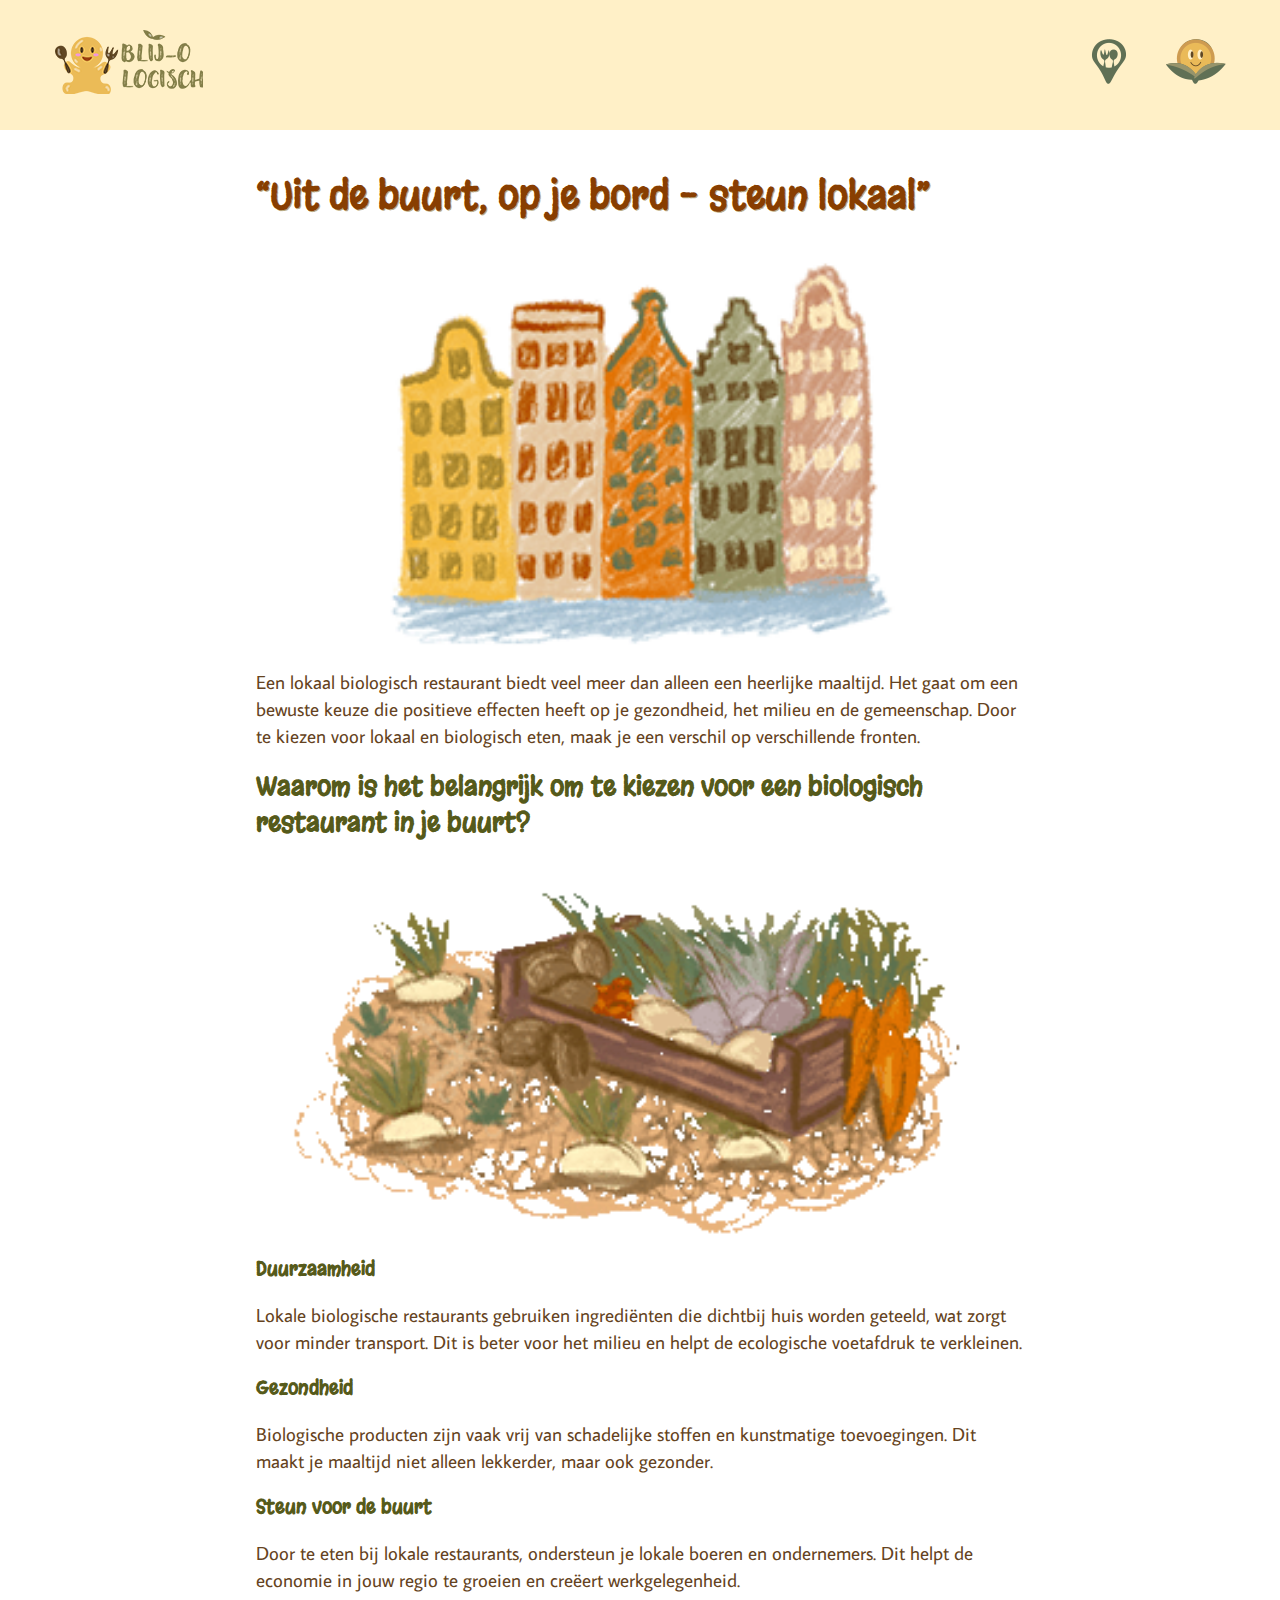
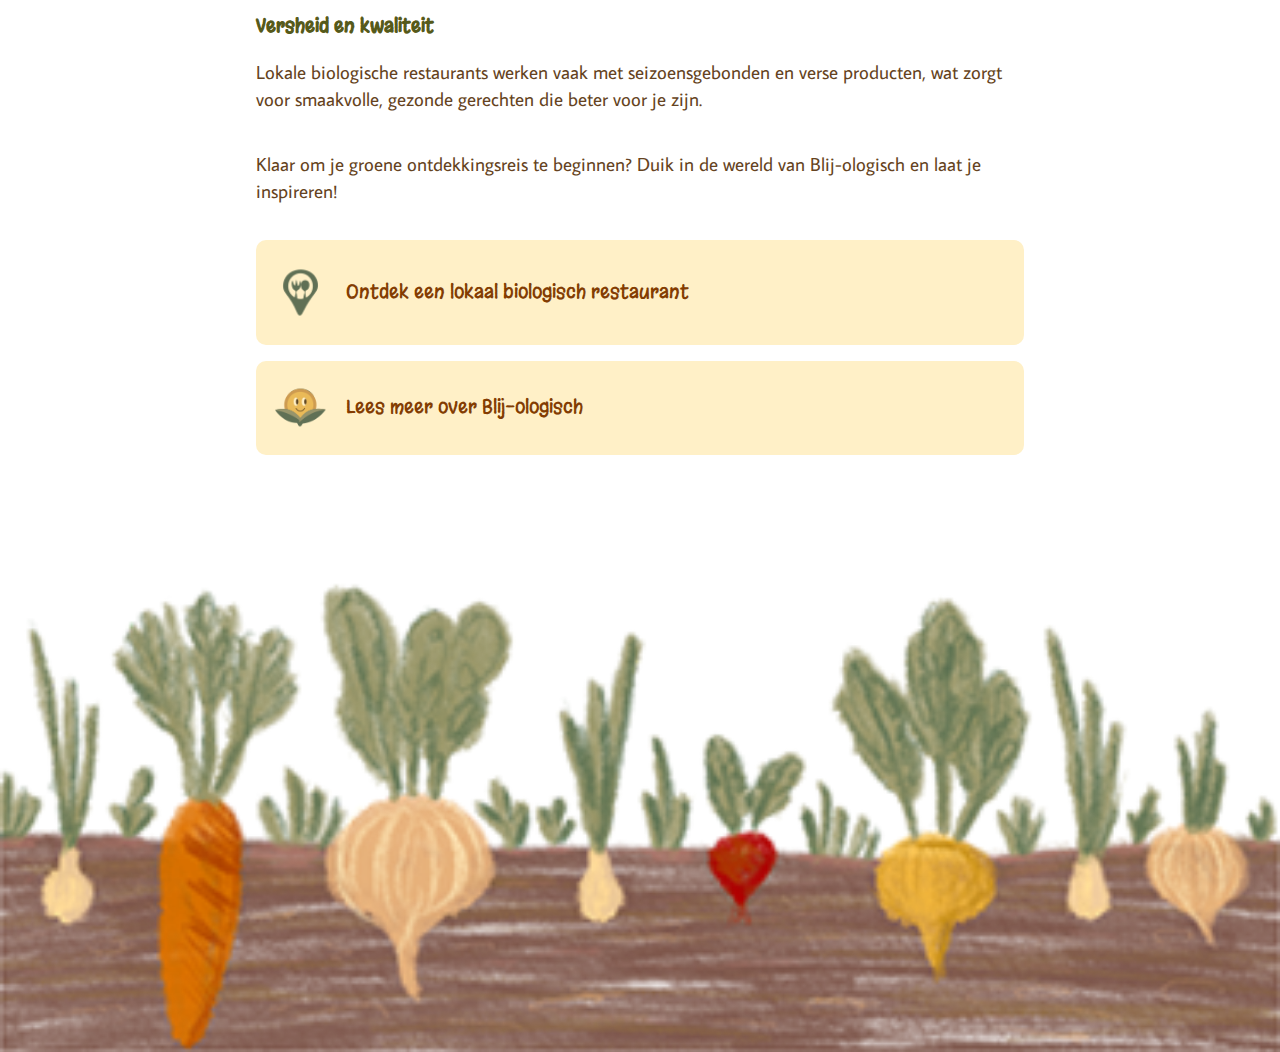
<file: index.html>
<!DOCTYPE html>
<html lang="nl">
  <head>
    <meta charset="UTF-8">
    <meta name="viewport" content="width=device-width, initial-scale=1.0">
    <title>Home</title>
    <link href="style.css" rel="stylesheet">
  </head>
  <body>
    <header>
      <nav>
        <ul>
          <li>
            <a href="index.html"><img src="images/logo.png" alt="Logo van de website"></a>
          </li>
          <li>
            <a href="over-gartine.html"><img src="images/gartine-icon.png" alt="Pictogram van het restaurant Gartine"></a>
          </li>
          <li>
            <a href="over-blij.html"><img src="images/blij-icon.png" alt="Pictogram van Blij-ologisch, de website over biologisch eten"></a>
          </li>
        </ul>
      </nav>
    </header>

    <main>
      <section>
        <h1>“Uit de buurt, op je bord – steun lokaal”</h1>
        <img src="images/amsterdam.png" alt="Illustratie van Amsterdam">
        <p>
          Een lokaal biologisch restaurant biedt veel meer dan alleen een
          heerlijke maaltijd. Het gaat om een bewuste keuze die positieve
          effecten heeft op je gezondheid, het milieu en de gemeenschap. Door te
          kiezen voor lokaal en biologisch eten, maak je een verschil op
          verschillende fronten.
        </p>
      </section>

      <section>
        <h2>
          Waarom is het belangrijk om te kiezen voor een biologisch restaurant in je buurt?
        </h2>
        <img src="images/moestuin.png" alt="Illustratie van een moestuin">
        <h3>Duurzaamheid</h3>
        <p>
          Lokale biologische restaurants gebruiken ingrediënten die dichtbij
          huis worden geteeld, wat zorgt voor minder transport. Dit is beter
          voor het milieu en helpt de ecologische voetafdruk te verkleinen.
        </p>
        <h3>Gezondheid</h3>
        <p>
          Biologische producten zijn vaak vrij van schadelijke stoffen en
          kunstmatige toevoegingen. Dit maakt je maaltijd niet alleen lekkerder,
          maar ook gezonder.
        </p>
        <h3>Steun voor de buurt</h3>
        <p>
          Door te eten bij lokale restaurants, ondersteun je lokale boeren en
          ondernemers. Dit helpt de economie in jouw regio te groeien en creëert
          werkgelegenheid.
        </p>
        <h3>Versheid en kwaliteit</h3>
        <p>
          Lokale biologische restaurants werken vaak met seizoensgebonden en
          verse producten, wat zorgt voor smaakvolle, gezonde gerechten die
          beter voor je zijn.
        </p>
        <p>
          Klaar om je groene ontdekkingsreis te beginnen? Duik in de wereld van
          Blij-ologisch en laat je inspireren!
        </p>
      </section>

      <section>
        <article class="space">
          <a href="over-gartine.html" class="tag">
            <img src="images/gartine-icon.png" alt="Pictogram naar het restaurant Gartine">
            <span>Ontdek een lokaal biologisch restaurant</span>
          </a>
        </article>
        <article class="space">
          <a href="over-blij.html" class="tag">
            <img src="images/blij-icon.png" alt="Pictogram naar Blij-ologisch, website over biologisch eten">
            <span>Lees meer over Blij-ologisch</span>
          </a>
        </article>
      </section>
    </main>

    <footer>
      <img src="images/grond.png" alt="Illustratie van de grond met groenten die groeien">
    </footer>
  </body>
</html>
</file>
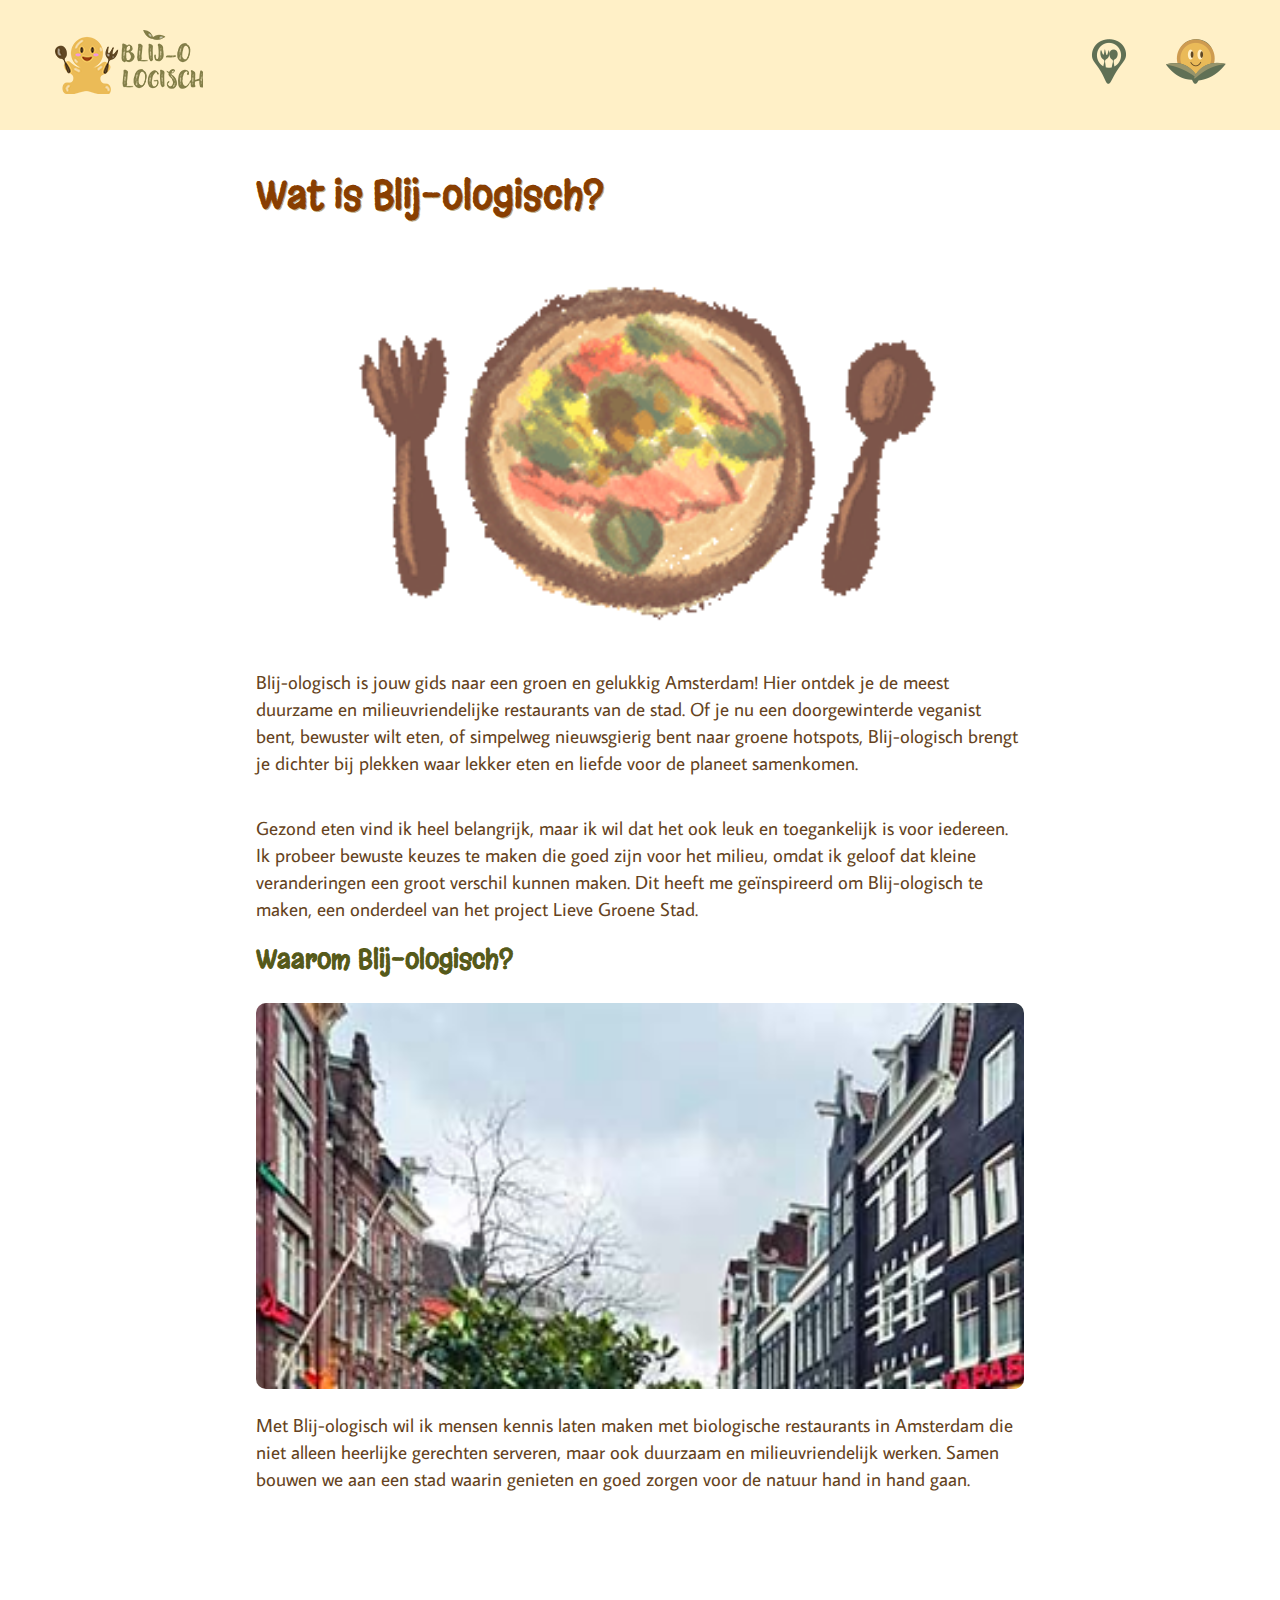
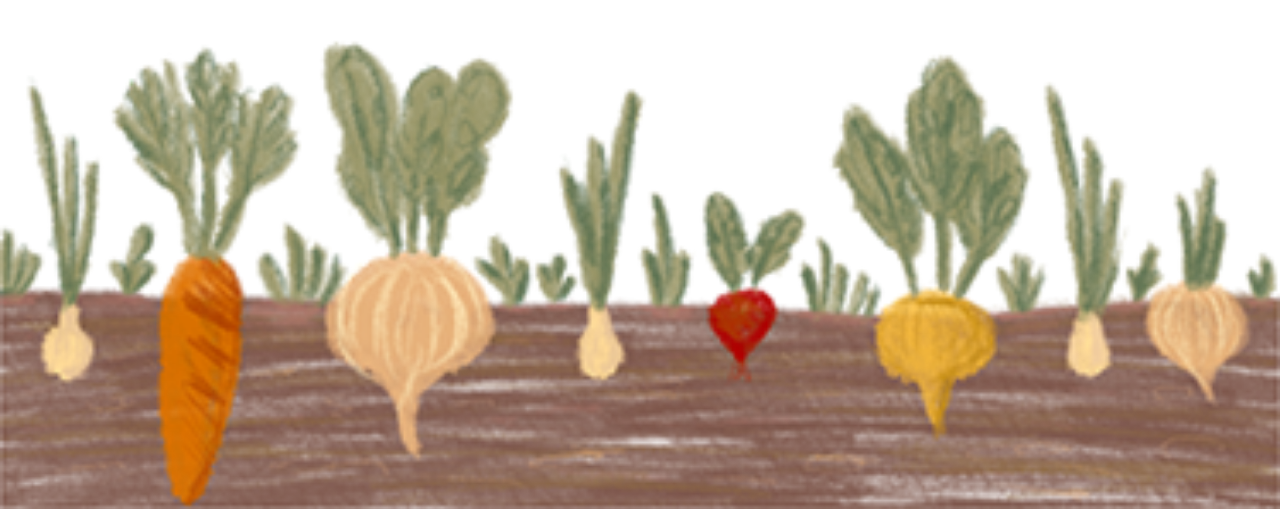
<file: over-blij.html>
<!DOCTYPE html>
<html lang="nl">
  <head>
    <meta charset="UTF-8">
    <meta name="viewport" content="width=device-width, initial-scale=1.0">
    <title>Over Blij-ologisch</title>
    <link href="style.css" rel="stylesheet">
  </head>
  <body>
    <header>
      <nav>
        <ul>
          <li>
            <a href="index.html"><img src="images/logo.png" alt="Logo van de website"></a>
          </li>
          <li>
            <a href="over-gartine.html"><img src="images/gartine-icon.png" alt="Pictogram van het restaurant Gartine"></a>
          </li>
          <li>
            <a href="over-blij.html"><img src="images/blij-icon.png" alt="Pictogram van Blij-ologisch, de website over biologisch eten"></a>
          </li>
        </ul>
      </nav>
    </header>

    <main>
      <section>
        <h1>Wat is Blij-ologisch?</h1>
        <img src="images/eten.png" alt="Illustratie van een bordje met eten">
        <p>
          Blij-ologisch is jouw gids naar een groen en gelukkig Amsterdam! Hier
          ontdek je de meest duurzame en milieuvriendelijke restaurants van de
          stad. Of je nu een doorgewinterde veganist bent, bewuster wilt eten,
          of simpelweg nieuwsgierig bent naar groene hotspots, Blij-ologisch
          brengt je dichter bij plekken waar lekker eten en liefde voor de
          planeet samenkomen.
        </p>
        <p>
          Gezond eten vind ik heel belangrijk, maar ik wil dat het ook leuk en
          toegankelijk is voor iedereen. Ik probeer bewuste keuzes te maken die
          goed zijn voor het milieu, omdat ik geloof dat kleine veranderingen
          een groot verschil kunnen maken. Dit heeft me geïnspireerd
          om Blij-ologisch te maken, een onderdeel van het project Lieve Groene
          Stad.
        </p>
      </section>

      <section>
        <h2>Waarom Blij-ologisch?</h2>
        <img src="images/lucht.jpg" alt="Foto van Amsterdam">
        <p>
          Met Blij-ologisch wil ik mensen kennis laten maken met biologische
          restaurants in Amsterdam die niet alleen heerlijke gerechten serveren,
          maar ook duurzaam en milieuvriendelijk werken. Samen bouwen we aan een
          stad waarin genieten en goed zorgen voor de natuur hand in hand gaan.
        </p>
      </section>
    </main>

    <footer>
      <img src="images/grond.png" alt="Illustratie van de grond met groenten die groeien">
    </footer>
  </body>
</html>
</file>
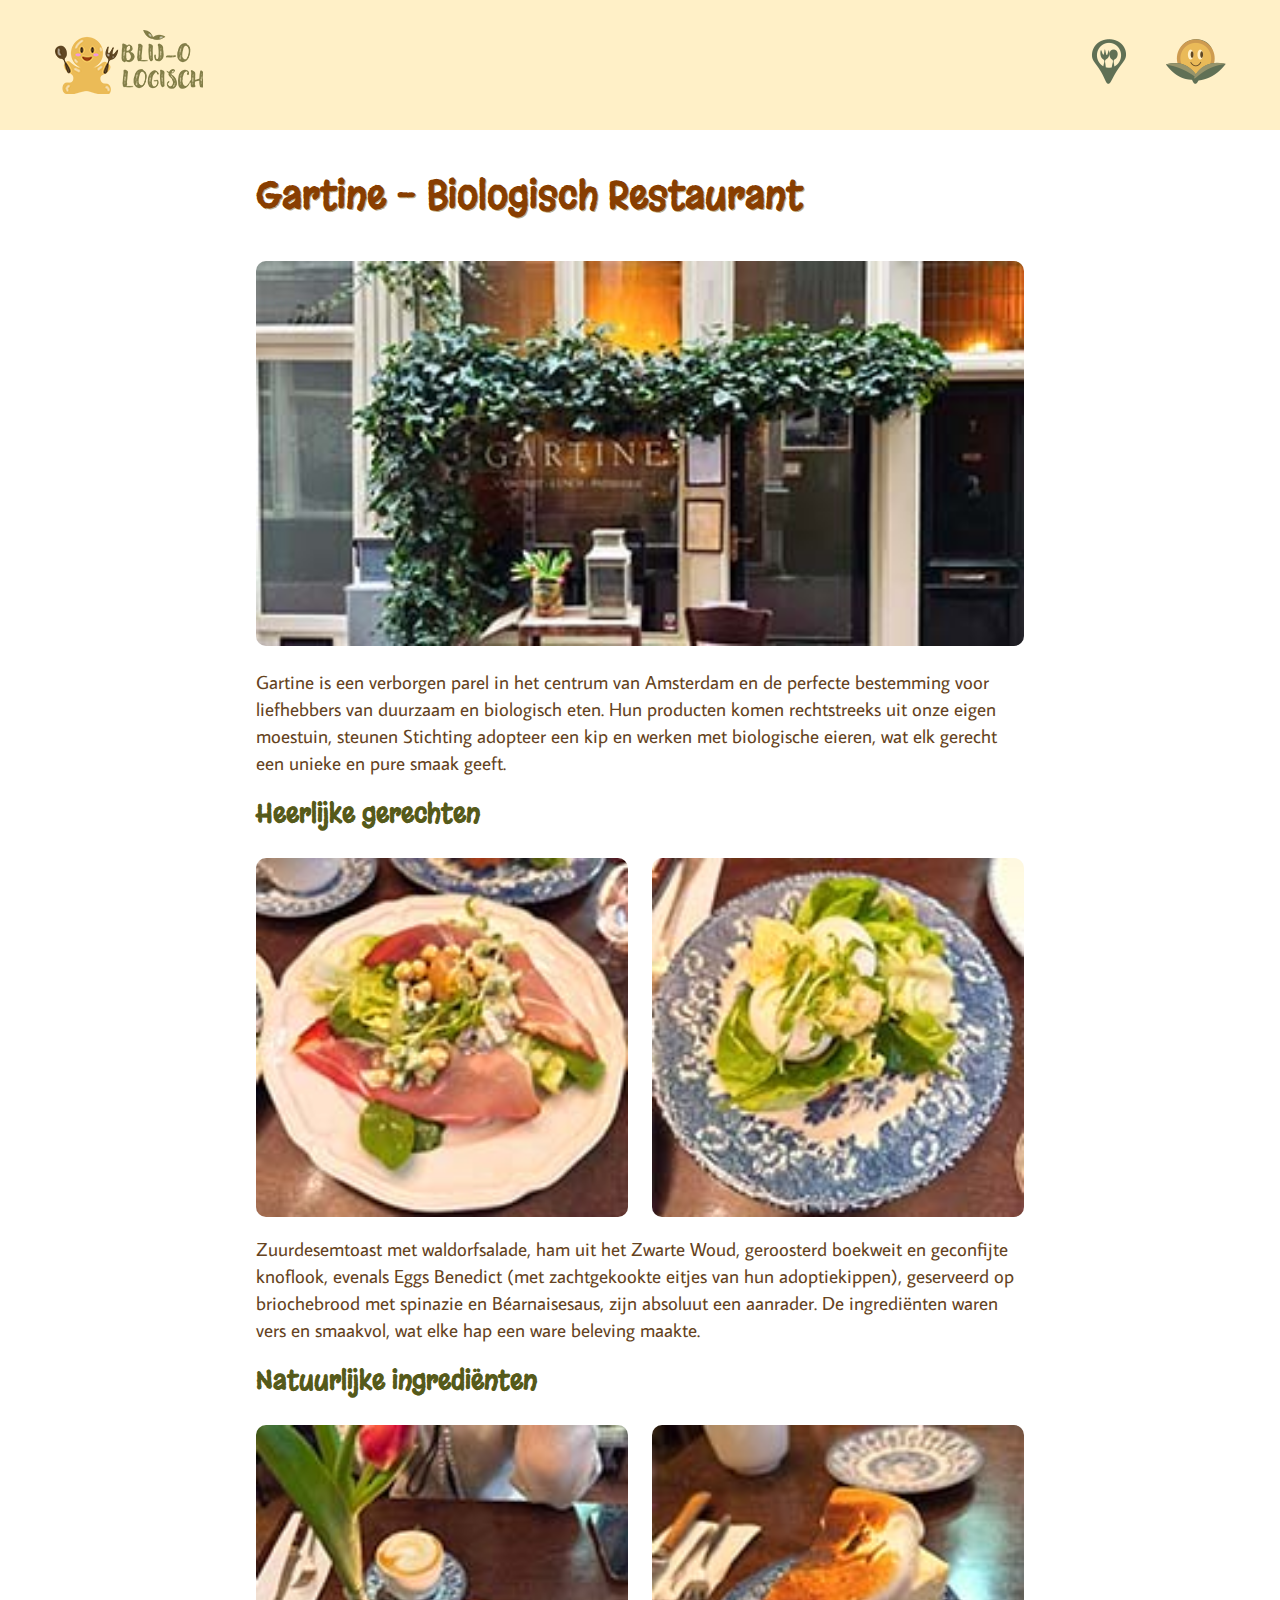
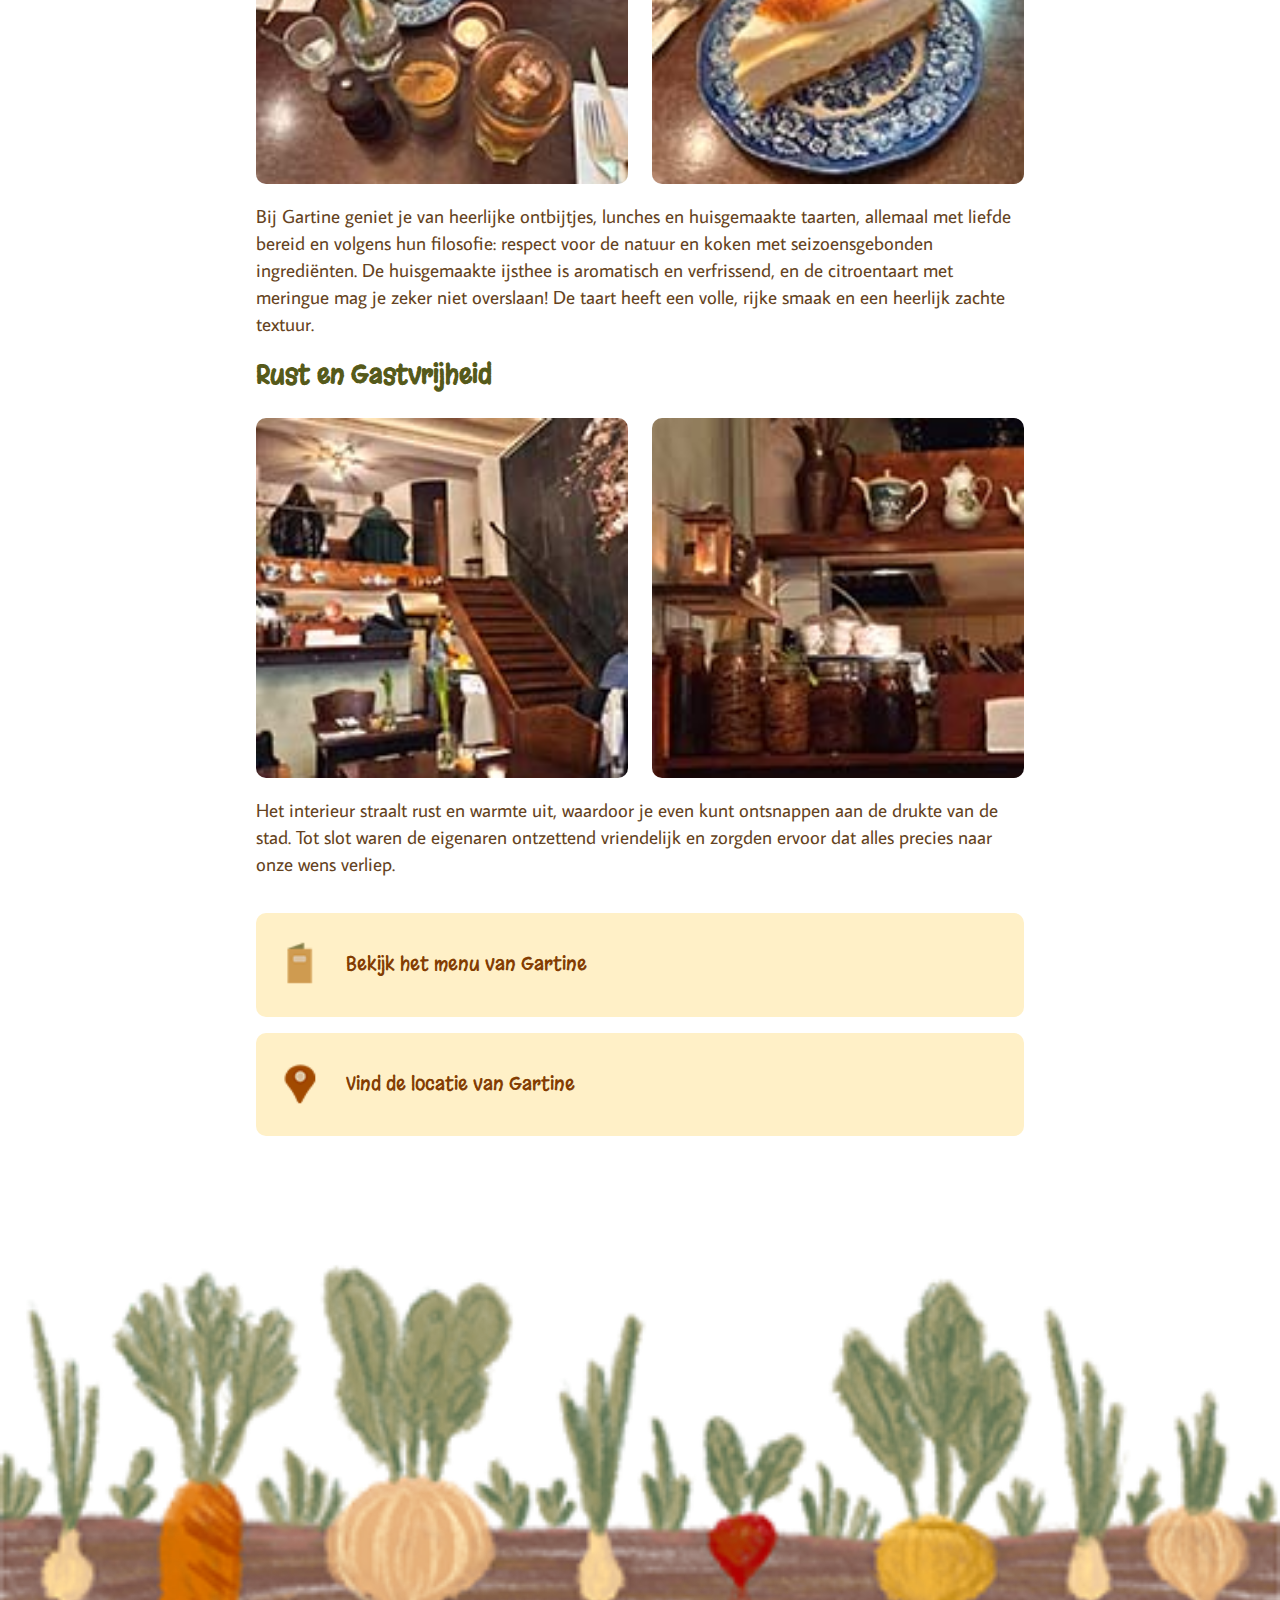
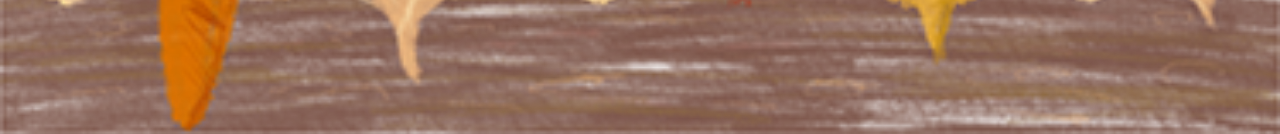
<file: over-gartine.html>
<!DOCTYPE html>
<html lang="nl">
  <head>
    <meta charset="UTF-8">
    <meta name="viewport" content="width=device-width, initial-scale=1.0">
    <title>Over Gartine</title>
    <link href="style.css" rel="stylesheet">
  </head>
  <body>
    <header>
      <nav>
        <ul>
          <li>
            <a href="index.html"><img src="images/logo.png" alt="Logo van de website"></a>
          </li>
          <li>
            <a href="over-gartine.html"><img src="images/gartine-icon.png" alt="Pictogram van het restaurant Gartine"></a>
          </li>
          <li>
            <a href="over-blij.html"><img src="images/blij-icon.png" alt="Pictogram van Blij-ologisch, de website over biologisch eten"></a>
          </li>
        </ul>
      </nav>
    </header>

    <main>
      <section>
        <h1>Gartine - Biologisch Restaurant</h1>
        <img src="images/gartine.jpg" alt="Foto van Gartine restaurant">
        <p>
          Gartine is een verborgen parel in het centrum van Amsterdam en de
          perfecte bestemming voor liefhebbers van duurzaam en biologisch eten.
          Hun producten komen rechtstreeks uit onze eigen
          moestuin, steunen Stichting adopteer een kip en werken met biologische
          eieren, wat elk gerecht een unieke en pure smaak geeft.
        </p>
      </section>

      <section>
        <h2>Heerlijke gerechten</h2>
        <div class="flex-row">
          <img src="images/ham.jpg" alt="Foto van Zuurdesemtoast met ham">
          <img src="images/ei.jpg" alt="Foto van Eggs Benedict">
        </div>
        <p>
          Zuurdesemtoast met waldorfsalade, ham uit het Zwarte Woud, geroosterd
          boekweit en geconfijte knoflook, evenals Eggs Benedict (met
          zachtgekookte eitjes van hun adoptiekippen), geserveerd op
          briochebrood met spinazie en Béarnaisesaus, zijn absoluut een
          aanrader. De ingrediënten waren vers en smaakvol, wat elke hap een
          ware beleving maakte.
        </p>
      </section>

      <section>
        <h2>Natuurlijke ingrediënten</h2>
        <div class="flex-row">
          <img src="images/drankjes.jpg" alt="Foto van de drankjes">
          <img src="images/citroentaart.jpg" alt="Foto van een citroentaart">
        </div>
        <p>
          Bij Gartine geniet je van heerlijke ontbijtjes, lunches en
          huisgemaakte taarten, allemaal met liefde bereid en volgens hun
          filosofie: respect voor de natuur en koken met seizoensgebonden
          ingrediënten. De huisgemaakte ijsthee is aromatisch en verfrissend, en
          de citroentaart met meringue mag je zeker niet overslaan! De taart
          heeft een volle, rijke smaak en een heerlijk zachte textuur.
        </p>
      </section>

      <section>
        <h2>Rust en Gastvrijheid</h2>
        <div class="flex-row">
          <img src="images/binnen.jpg" alt="Foto van de binnenkant van het restaurant">
          <img src="images/deco.jpg" alt="Foto van de decoratie binnen het restaurant">
        </div>
        <p>
          Het interieur straalt rust en warmte uit, waardoor je even kunt
          ontsnappen aan de drukte van de stad. Tot slot waren de eigenaren
          ontzettend vriendelijk en zorgden ervoor dat alles precies naar onze
          wens verliep.
        </p>
      </section>

      <section>
        <article class="space">
          <a href="https://gartine.nl/ontbijt.html" class="tag">
            <img src="images/menukaart-icon.png" alt="Pictogram van een menukaart">
            <span>Bekijk het menu van Gartine</span>
          </a>
        </article>
        <article class="space">
          <a href="https://maps.app.goo.gl/RWRnedi3cWtPQWnp9" class="tag">
            <img src="images/locatie-icon.png" alt="Pictogram van de locatie">
            <span>Vind de locatie van Gartine</span>
          </a>
        </article>
      </section>
    </main>

    <footer>
      <img src="images/grond.png" alt="Illustratie van de grond met groenten die groeien">
    </footer>
  </body>
</html>
</file>
<file: style.css>
@import url('https://fonts.googleapis.com/css2?family=Average+Sans&family=Margarine&display=swap');

* {
    margin: 0; 
    padding: 0;
}

main {   
    width: 80%;
    margin: auto;
    background-color: white;
}

header {
    background-color: #FFF0C7;
    padding: 1vw 3vw;
    position: sticky;
    top: 0;
}

footer {
    padding-top: 1.5em;
}

ul {
    display: flex;
    flex-direction: row;
    justify-content: space-between;
    padding: 1em;
    align-items: center;
}

nav li:first-of-type {
    margin-right: auto;
}

img {
    width: 100%;
    height: auto;
    border-radius: 10px;
}

h1, h2, h3, a {
    font-family:"Margarine", sans-serif;
    line-height: 1.4em;
}

h1 {
    font-size: 25px;
    color: #883E01;
    text-shadow: 0.5px 0.5px 0.5px #bcad86;
    padding: 1em 0em 1em 0em;
}

h2 {
    font-size: 20px;
    color: #555A1B;
    text-shadow: 0.25px 0.25px 0.25px #bcad86;
}

section h2 {
    padding-bottom: 1em;
}

h3 {
    font-size: 18px;
    color: #555A1B;
    text-shadow: 0.25px 0.25px 0.25px #bcad86;
}

a {
    font-size: 16px;
    color: #843C01;
    text-shadow: 0.25px 0.25px 0.25px #bcad86;
    padding: 1em 0em 1em 0em;
}

nav img {
    width: 80%;
    height: auto;
    border-radius: 0;
}

nav ul {
    list-style-type: none;
    align-items: center;
}

p {
    font-family: "Average sans", sans-serif;
    line-height: 1.4em;
    color: #654321;
    padding: 1em 0em 1em 0em;
    font-size: 16px;
}

.flex-row {
    display: flex;
    flex-direction: row;
    justify-content: space-between;
    gap: 0.5em
}

.space {
    padding-top: 1em;
}

.tag {
    display: flex;
    flex-direction: row;
    justify-content: left;
    align-items: center;
    background-color: #FFF0C7;
    border-radius: 10px;
}

.tag img {
    width: 8vw;
    padding: 0em 1em 0em 1em;
}

footer img {
    display: block;
    max-width: 100%;
    height: auto;
    bottom: 0;
    border-radius: 0;
}

/* W3Schools.com */
/* On screens that are 600px or more, set the elements bigger*/
@media screen and (min-width: 600px) {

    main {   
        width: 60%;
        margin: auto;
        background-color: white;
    }

    nav img {
        width: 100%;
        transition: all 0.5s ease;
    }

    nav img:hover {
        transform: scale(1.05);
    }

    nav img:active {
        transform: translateY(0.6em);
    }

    ul {
        gap: 2em;
    }

    h1 {
        font-size: 3vw;
    }

    h2 {
        font-size: 2vw;
    }

    h3, p, a {
        font-size: 1.5vw;
    }

    .flex-row {
        gap: 1.5em;
    } 

    .tag img {
        width: 4vw;
        padding: 0em 1em 0em 1em;
    }

    .space a {
        text-decoration: none;
        transition: all 0.6s ease;
    }

    .space a:hover {
        text-decoration: underline;
    }

    .space a:active {
        transform: translateY(0.6em);
    }

    .space a:focus {
        color: #FFF0C7;
        background-color: #8B6E4C;
    }

}
</file>
